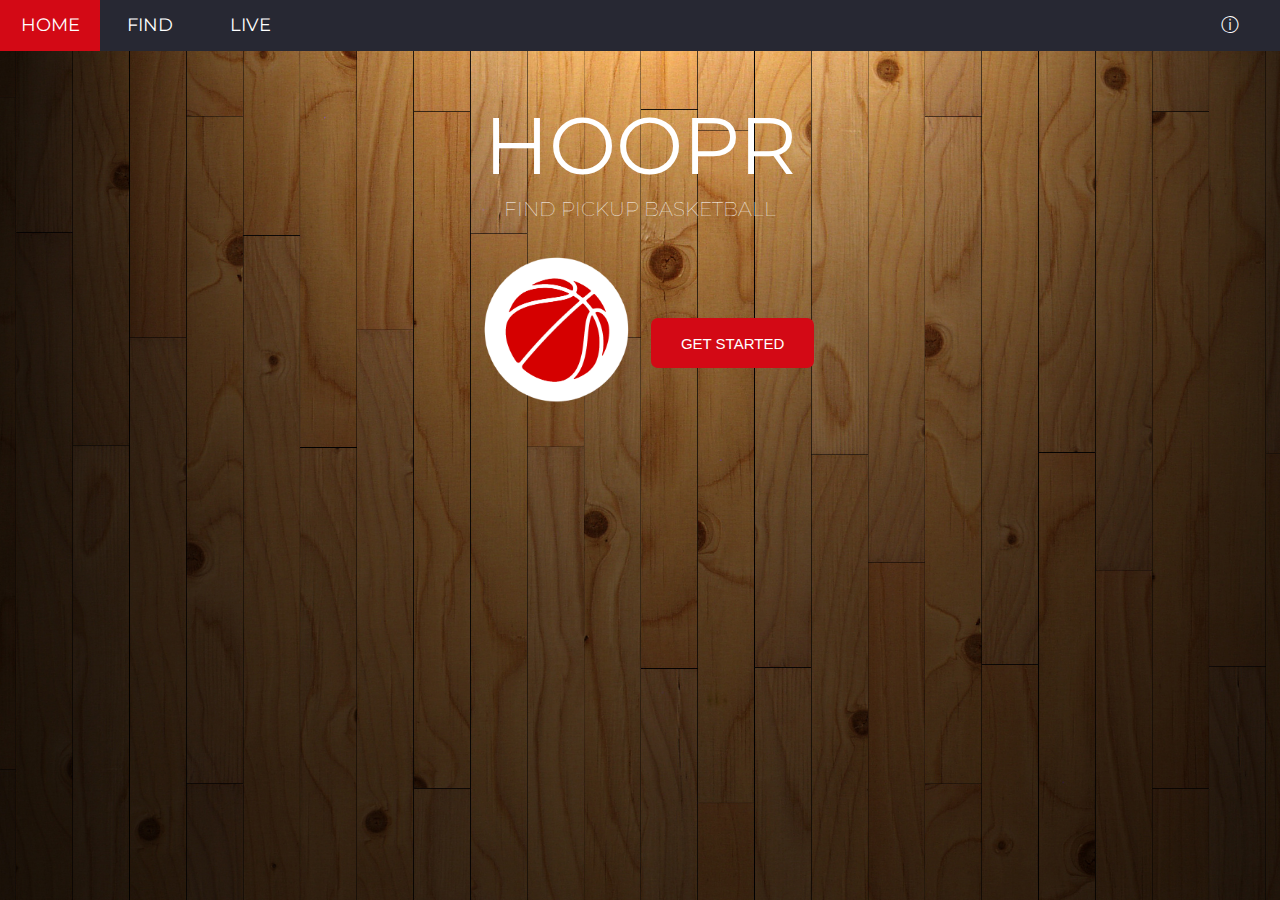
<file: index.html>
<!DOCTYPE html>
<html lang="en">
    <title>Hoopr</title>
        <meta charset="UTF-8">
        <meta name="viewport" content="width=device-width, initial-scale=1">
        <link rel="stylesheet" href="/index.css" />
        <link rel="stylesheet" href="https://www.w3schools.com/w3css/4/w3.css">
        <link href="https://fonts.googleapis.com/css?family=Montserrat" rel="stylesheet">
        <link rel="stylesheet" href="https://cdnjs.cloudflare.com/ajax/libs/font-awesome/4.7.0/css/font-awesome.min.css">

    <body>
    <!-- Navigation bar -->
        <div class="w3-top">
            <div class="topnav">
                <a class="active" href="index.html" style="color:white"> HOME </a>
                <a href="/find.html" style="color:white"> FIND </a>
                <a href="/live.html" style="color:white"> LIVE </a>
                <a id="info" style="color:white; float:right; cursor:pointer;"> &#9432 </a>
            </div>
        </div>
        <div id = "container">
        <!-- Main content -->
            <center>
                <div id = "content" style="padding:110px 16px">
                    <h1 style="color:white;">HOOPR</h1>
                    <h2 style="color:white">FIND PICKUP BASKETBALL</h2>
                    <img id = "logo" src="logo.png" height="150" width="auto" style="margin-top: 10px; margin-bottom: 40px"></img>
                    <button class = "startButton" id ="started" onclick="window.location.href='/find.html'">GET STARTED</button>
                </div>
            </center>
        </div>
                    <!-- The Modal -->
                    <div id="myModal" class="modal">
                        <!-- Modal content -->
                        <div class="modal-content">
                            <div class="modal-header">
                                <span class="close">&times;</span>
                                <center><h2> &nbsp&nbsp&nbsp About Us</h2></center>
                            </div>
                            <div class="modal-body">
                                <center><p>Hoopr provides basketball players with an easy way of knowing where and when pick-up games are being played.
                                We offer live video streams of gyms in your area, so you never show up to an empty court again.</p></center>
                            </div>
                        </div>
                    </div>
                <!-- Scripting -->
                <script>
                var background = document.getElementById('container');
                var startButton = document.getElementById('started');

                // Fix background image jump on mobile
                if ((/Android|iPhone|iPad|iPod|BlackBerry/i).test(navigator.userAgent || navigator.vendor || window.opera)) {
                    startButton.className = "mobileButton";
                }

                // Get the modal
                var modal = document.getElementById('myModal');

                // Get the button that opens the modal
                var btn = document.getElementById("info");

                // Get the <span> element that closes the modal
                var span = document.getElementsByClassName("close")[0];

                // When the user clicks the button, open the modal
                btn.onclick = function() {
                    modal.style.display = "block";
                }

                // When the user clicks on <span> (x), close the modal
                span.onclick = function() {
                    modal.style.display = "none";
                }
                // When the user clicks anywhere outside of the modal, close it
                window.onclick = function(event) {
                    if (event.target == modal) {
                        modal.style.display = "none";
                    }
                }
                </script>
            </body>
</html>
</file>
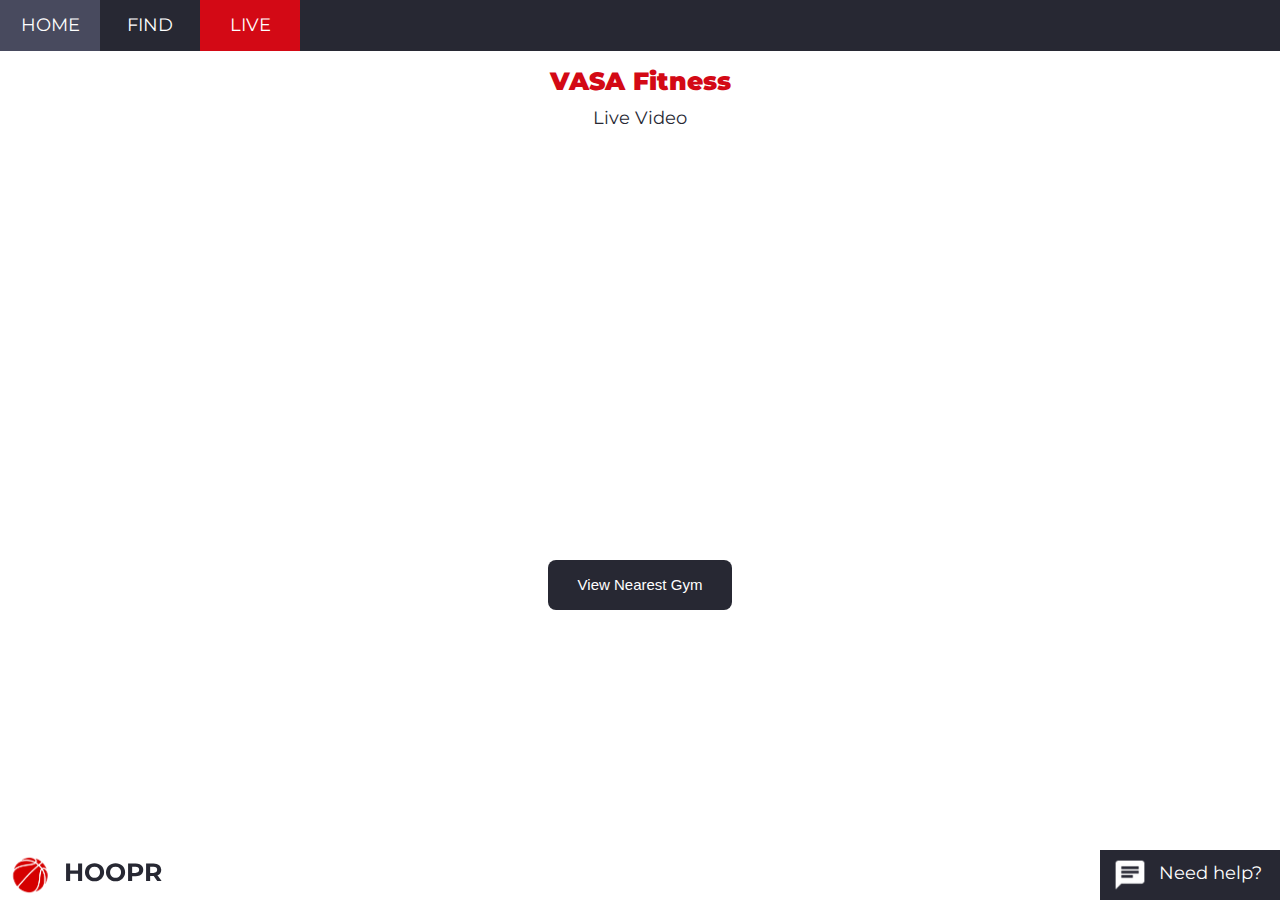
<file: live.html>
<!DOCTYPE html>
<html lang="en">
    <title>Hoopr - Live</title>
        <meta charset="UTF-8">
            <meta name="viewport" content="width=device-width, initial-scale=1">
            <link rel="stylesheet" href="/live.css" />
            <link rel="stylesheet" href="https://www.w3schools.com/w3css/4/w3.css">
            <link rel="stylesheet" href="https://fonts.googleapis.com/css?family=Montserrat">
            <link rel="stylesheet" href="https://cdnjs.cloudflare.com/ajax/libs/font-awesome/4.7.0/css/font-awesome.min.css">
            <body>
                <!-- Navigation bar -->
                <div class="w3-top">
                    <div class="topnav">
                        <a href="/index.html" style="color:white"> HOME </a>
                        <a href="/find.html" style="color:white"> FIND </a>
                        <a class="active" href="/live.html" style="color:white"> LIVE </a>
                    </div>
                </div>
                <div id = "container">
                    <!--Main content -->
                    <center> <div id = "content" style="padding:50px 0px;">
                        <p style="font-size: 25px; font-weight:999; color:#d30915;">VASA Fitness</p>
                        <p style="font-size: 18px; color:#272833; margin-bottom: 20px;">Live Video</p>
                        <center><iframe id = "livevideo" src="http://www.youtube.com/embed/1Z9-ZRhSGg0?autoplay=1&mute=1&modestbranding=1" frameborder="0" allow="accelerometer; autoplay; gyroscope; picture-in-picture" allowfullscreen></iframe></center>
                        <button id ="viewButton" onclick="window.location.href='/live.html'" style = "margin-top: 20px">View Nearest Gym</button>
                    </div></center>
                </div>

                <a style="text-decoration:none; line-height: 110%; cursor: pointer;">
                    <div id = "chat">
                        <img id = "chaticon" src="chat.png" height="40px" width="40px" style="margin-top: 5px; margin-left: 10px; float:left;"></img>
                        <p2 style="float:right; margin-right:18px; margin-top:15px;"> Need help? </p2>
                    </div>
                </a>
                <a style="text-decoration:none" href="/index.html"
                    <div id = "hoopr">
                    <img id = "logo" src="logo-transparent.png" height="50px" width="auto" style="margin-bottom:5px;"></img>
                    <p1 style="margin-top:5px;"> HOOPR &nbsp</p>
                        </div>
                </a>

                <!-- The Modal -->
                <div id="myModal" class="modal">

                <!-- Modal content -->
                <div class="modal-content">
                <div class="modal-header">
                <span class="close">&times;</span>
                <center><h2> &nbsp&nbsp&nbsp Help</h2></center>
                    </div>
                        <div class="modal-body">
                            <center><p>This page displays a live stream of the gym selected on the find page. If you did not select a gym, the one nearest to your location will be displayed. You can browse other local gyms by using the right and left arrows or return to the nearest gym by clicking the corresponding button.</p></center>
                        </div>
                    </div>
                </div>
                <!-- Scripting -->
                <script>
                var hooprLogo = document.getElementById('hoopr');

                // Fix background image jump on mobile
                if ((/Android|iPhone|iPad|iPod|BlackBerry/i).test(navigator.userAgent || navigator.vendor || window.opera)) {
                    hooprLogo.style.display = "none";
                }
                // Get the modal
                var modal = document.getElementById('myModal');

                // Get the button that opens the modal
                var btn = document.getElementById("chat");

                // Get the <span> element that closes the modal
                var span = document.getElementsByClassName("close")[0];

                // When the user clicks the button, open the modal
                btn.onclick = function() {
                    modal.style.display = "block";
                }

                // When the user clicks on <span> (x), close the modal
                span.onclick = function() {
                    modal.style.display = "none";
                }
                // When the user clicks anywhere outside of the modal, close it
                window.onclick = function(event) {
                    if (event.target == modal) {
                        modal.style.display = "none";
                    }
                }
                </script>
            </body>
</html>
</file>
<file: index.css>
body,a,p {
    font-family: "Montserrat", sans-serif;
}

h1 {
    font-family: "Montserrat", sans-serif !important;
    font-weight: normal !important;
    font-size: 80px !important;
}

h2 {
    font-family: "Montserrat", sans-serif !important;
    font-weight: lighter !important;
    font-size: 20px !important;
}

#content {
    line-height: 350%;
}

#container {
    position: absolute;
    min-height: 615px;
    top: 0;
    right: 0;
    bottom: 0;
    left: 0;
    background-image: url('court.jpg');
    background-size: cover;
    background-repeat:no-repeat;
    background-position:center;
    background-color: #272833;
}
.startButton{
    background:#d30915;
    color:#fff;
    border:none;
    position:relative;
    height:50px;
    width:auto;
    padding:0 2em;
    cursor:pointer;
    transition:800ms ease all;
    outline:none;
    border-radius: 7px;
}
.startButton:hover{
    background:#fff;
    color:#d30915;
}
.startButton:before{
    content:'';
    position:absolute;
    top:0;
    right:0;
    height:5.8px;
    width:0;
    background: #a30500;
    transition:400ms ease all;
    border-top-left-radius: 999px;
    border-top-right-radius: 999px;
}
.startButton:after{
    content:'';
    position:absolute;
    top:0;
    right:0;
    height:5.8px;
    width:0;
    background: #a30500;
    transition:400ms ease all;
    border-bottom-left-radius: 999px;
    border-bottom-right-radius: 999px;

}
.startButton:after{
    right:inherit;
    top:inherit;
    left:0;
    bottom:0;
}
.startButton:hover:before,.startButton:hover:after{
    width:100%;
    transition:800ms ease all;
}
.mobileButton {
    background:#d30915;
    color:#fff;
    border:none;
    position:relative;
    height:50px;
    width:auto;
    padding:0 2em;
    cursor:pointer;
    outline:none;
    border-radius: 7px;
}
.mobileButton:hover{
    background:#fff;
    color:#d30915;
}
.mobileButton:after{
    right:inherit;
    top:inherit;
    left:0;
    bottom:0;
}
.mobileButton:hover:before,.startButton:hover:after{
    width:100%;
    transition:800ms ease all;
}
.topnav {
    overflow: hidden;
    background-color: #272833;
}
.topnav a {
    float: left;
    width: 100px;
    color: #d30915;
    text-align: center;
    padding: 12px 16px;
    text-decoration: none;
    font-size: 18px;
}
.topnav a:hover {
    background-color: #484a5e;
    color: white;
}
.topnav a.active {
    background-color: #d30915;
    color: white;
}
/* The Modal (background) */
.modal {
    display: none; /* Hidden by default */
    position: fixed; /* Stay in place */
    z-index: 1; /* Sit on top */
    padding-top: 100px; /* Location of the box */
    left: 0;
    top: 0;
    width: 100%; /* Full width */
    height: 100%; /* Full height */
    overflow: auto; /* Enable scroll if needed */
    background-color: rgb(0,0,0); /* Fallback color */
    background-color: rgba(0,0,0,0.6); /* Black w/ opacity */
}

/* Modal Content */
.modal-content {
    position: relative;
    background-color: #fefefe;
    margin: auto;
    padding: 0;
    border: 1px solid #272833;
    width: 80%;
    box-shadow: 0 4px 8px 0 rgba(0,0,0,0.2),0 6px 20px 0 rgba(0,0,0,0.19);
    -webkit-animation-name: animatetop;
    -webkit-animation-duration: 0.4s;
    animation-name: animatetop;
    animation-duration: 0.4s
}

/* Add Animation */
@-webkit-keyframes animatetop {
    from {top:-300px; opacity:0}
    to {top:0; opacity:1}
}

@keyframes animatetop {
    from {top:-300px; opacity:0}
    to {top:0; opacity:1}
}

/* The Close Button */
.close {
    color: white;
    float: right;
    font-size: 28px;
    font-weight: bold;
}

.close:hover,
.close:focus {
    color: #484a5e;
    text-decoration: none;
    cursor: pointer;
}

.modal-header {
    padding: 2px 16px;
    background-color: #272833;
    color: white;
}

.modal-body {padding: 2px 16px;}

.modal-footer {
    padding: 2px 16px;
    background-color: #272833;
    color: white;
}
@media only screen and (max-width: 400px) {
    .topnav a {
        float: left;
        width: 25%;
        color: #d30915;
        text-align: center;
        padding: 12px 16px;
        text-decoration: none;
        font-size: 18px;
    }
}
</file>
<file: live.css>
body,h1,button,a,p,p2 {
              font-family: "Montserrat", sans-serif;
      }
      p2 {
          font-family: "Montserrat", sans-serif;
          color: white;
          font-size: 18px;
      }
      h2 {
          font-family: "Montserrat", sans-serif;
          font-weight: thin;
          font-size: 20px;
      }

      p1 {
          font-family: "Montserrat", sans-serif;
          color: #272833;
          font-weight: bolder;
          font-size: 25px;
      }
      h1 {
          font-size: 80px;
      }
      #chat {
          position: fixed;
          bottom: 0;
          right: 0;
          height: 50px;
          width: 180px;
          background-color: #272833;
      }
      #livevideo {
          width: 700px;
          height: 395px;
      }
      #hoopr {
          position: fixed;
          bottom: 0;
          left: 0;
          height: 50px;
          width: auto;
          background-color: transparent;
      }
      #content {
          line-height: 80%;
          height: 100%;
          width: 100%;
          background-color: white;
      }
      #container {
          height: 100%
          width: 100%
          min-height: 615px;
          background-color: #eceff1;
      }
      button{
          background:#272833;
          color:#fff;
          border:none;
          cursor:pointer;
          position:relative;
          height:50px;
          width:auto;
          padding:0 2em;
          border-radius: 8px;
      }
      button:hover{
          background:#d30915;
          color:white;
      }
      button:after{
          right:inherit;
          top:inherit;
          left:0;
          bottom:0;
      }
      button:hover:before,.startButton:hover:after{
          width:100%;
          transition:800ms ease all;
      }
      .topnav {
          overflow: hidden;
          background-color: #272833;
      }
      .topnav {
          overflow: hidden;
          background-color: #272833;
      }
      .topnav a {
          float: left;
          width: 100px;
          color: #d30915;
          text-align: center;
          padding: 12px 16px;
          text-decoration: none;
          font-size: 18px;
      }
      .topnav a:hover {
          background-color: #484a5e;
          color: white;
      }
      .topnav a.active {
          background-color: #d30915;
          color: white;
      }
      /* The Modal (background) */
      .modal {
          display: none; /* Hidden by default */
          position: fixed; /* Stay in place */
          z-index: 1; /* Sit on top */
          padding-top: 100px; /* Location of the box */
          left: 0;
          top: 0;
          width: 100%; /* Full width */
          height: 100%; /* Full height */
          overflow: auto; /* Enable scroll if needed */
          background-color: rgb(0,0,0); /* Fallback color */
          background-color: rgba(0,0,0,0.6); /* Black w/ opacity */
      }

      /* Modal Content */
      .modal-content {
          position: relative;
          background-color: #fefefe;
          margin: auto;
          padding: 0;
          border: 1px solid #272833;
          width: 80%;
          box-shadow: 0 4px 8px 0 rgba(0,0,0,0.2),0 6px 20px 0 rgba(0,0,0,0.19);
          -webkit-animation-name: animatetop;
          -webkit-animation-duration: 0.4s;
          animation-name: animatetop;
          animation-duration: 0.4s
      }

      /* Add Animation */
      @-webkit-keyframes animatetop {
          from {top:-300px; opacity:0}
          to {top:0; opacity:1}
      }

      @keyframes animatetop {
          from {top:-300px; opacity:0}
          to {top:0; opacity:1}
      }

      /* The Close Button */
      .close {
          color: white;
          float: right;
          font-size: 28px;
          font-weight: bold;
      }

      .close:hover,
      .close:focus {
          color: #484a5e;
          text-decoration: none;
          cursor: pointer;
      }

      .modal-header {
          padding: 2px 16px;
          background-color: #272833;
          color: white;
      }

      .modal-body {padding: 2px 16px;}

      .modal-footer {
          padding: 2px 16px;
          background-color: #272833;
          color: white;
      }
      @media only screen and (max-width: 400px) {
          #vid {
              width: 75% !important;
          }
          #hoopr {
              display: none;
          }
          #livevideo {
              width: 90%;
          }
          .topnav a {
              float: left;
              width: 25%;
              color: #d30915;
              text-align: center;
              padding: 12px 16px;
              text-decoration: none;
              font-size: 18px;
          }
          #viewButton {
              display: none;
          }
      }
</file>
